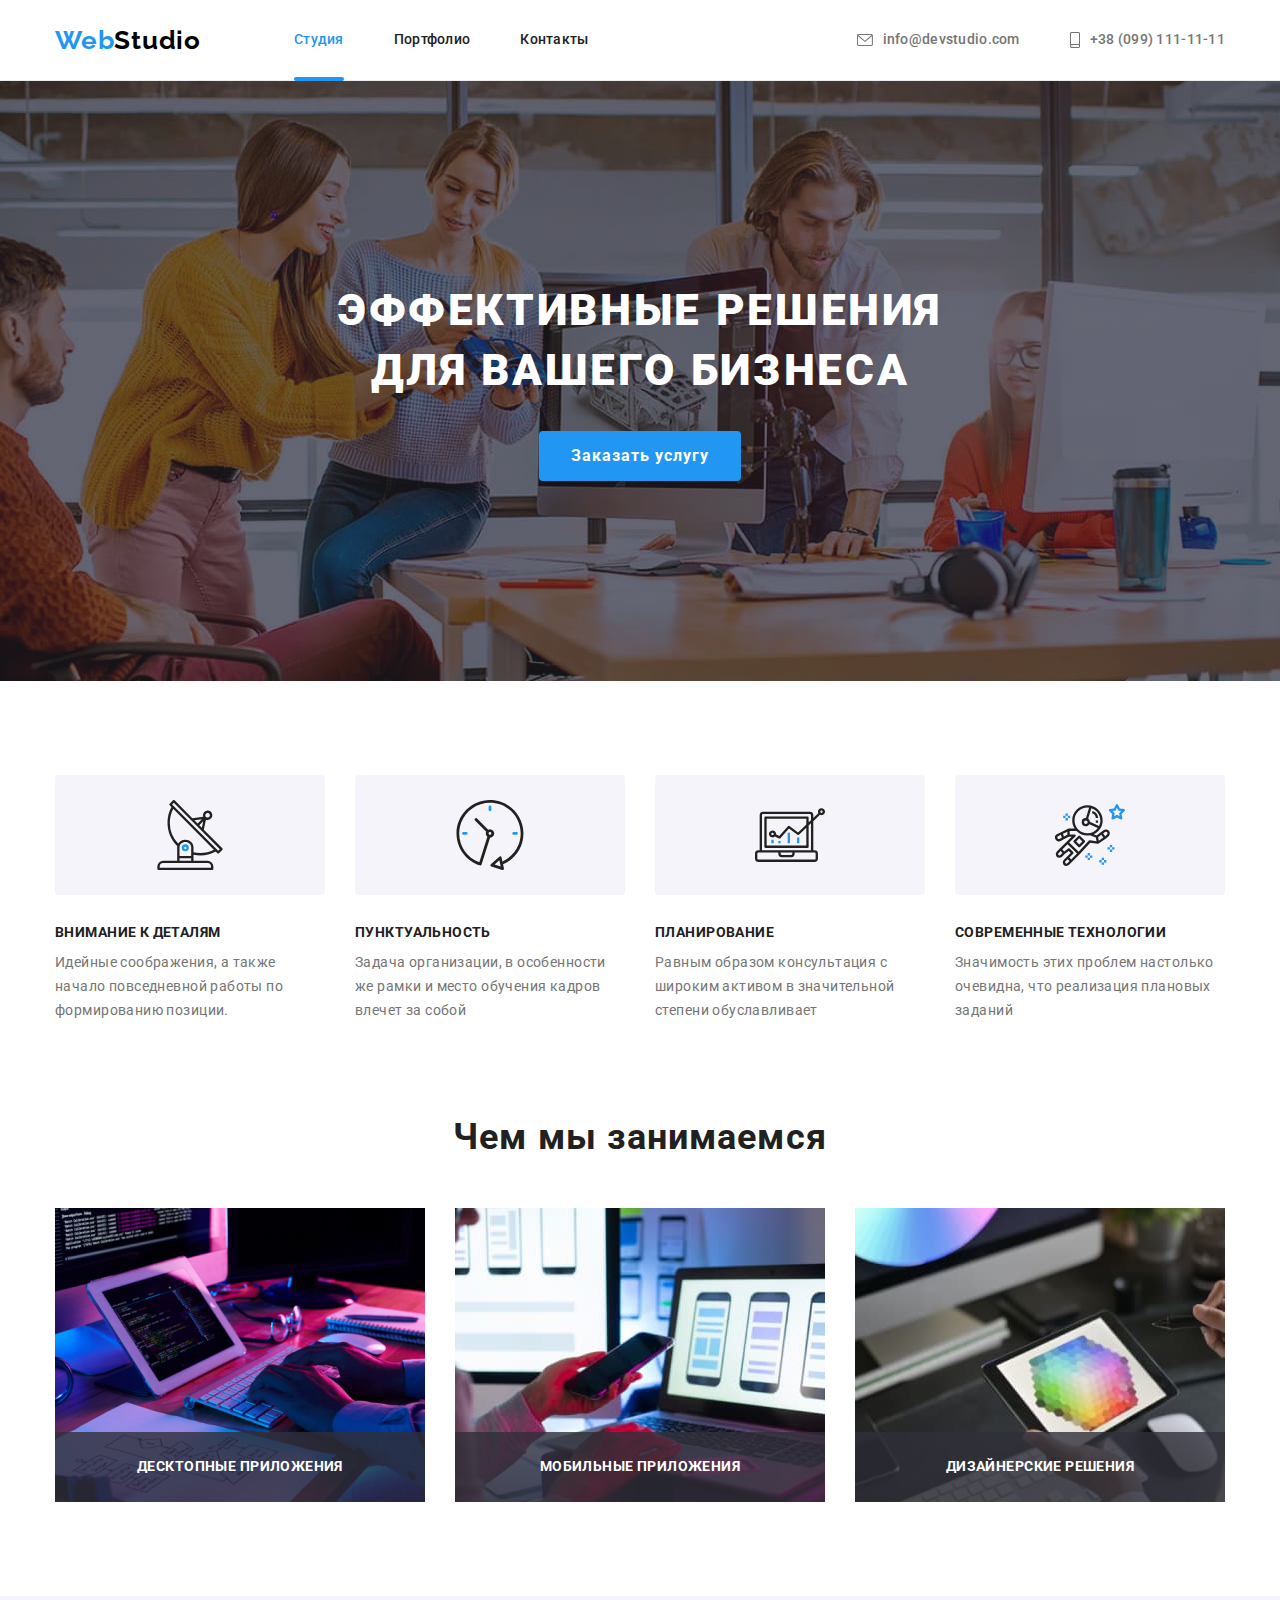
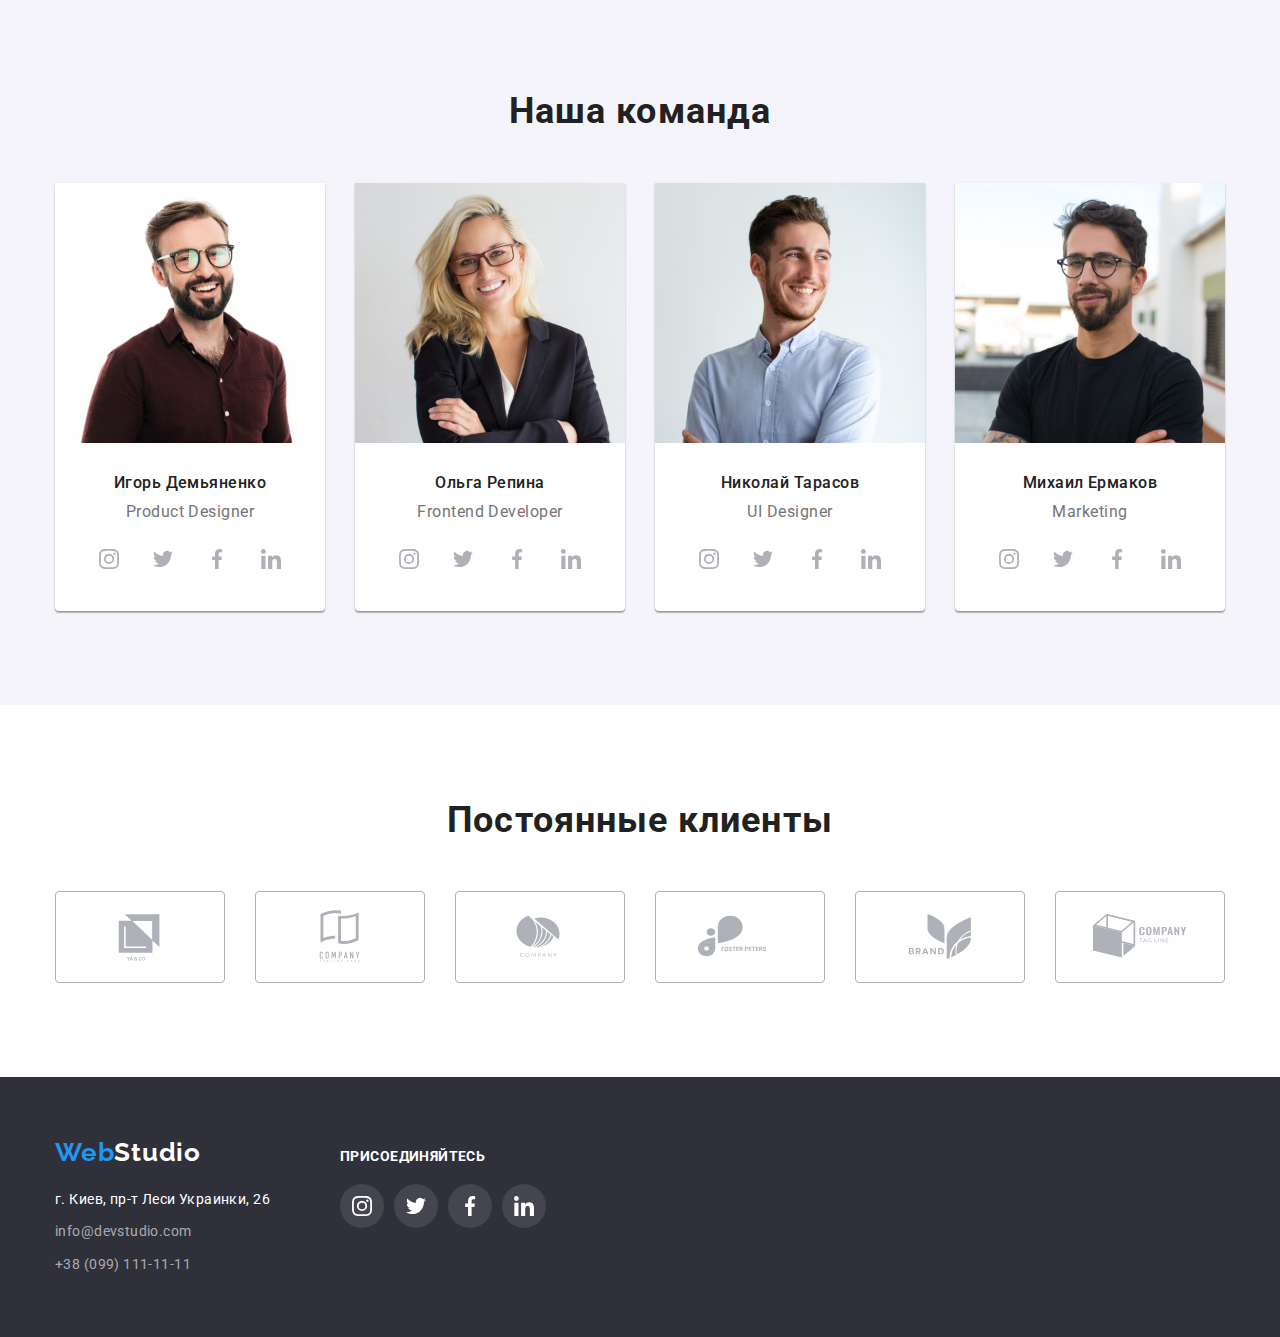
<file: index.html>
<!DOCTYPE html>
<html lang="ru">
  <head>
    <meta charset="UTF-8" />
    <meta http-equiv="X-UA-Compatible" content="IE=edge" />
    <meta name="viewport" content="width=device-width, initial-scale=1.0" />
    <title>WebStudio</title>
    <link
      href="https://fonts.googleapis.com/css2?family=Raleway:wght@700&family=Roboto:wght@400;500;700;900&display=swap"
      rel="stylesheet"
    />
    <link
      rel="stylesheet"
      href="https://cdnjs.cloudflare.com/ajax/libs/modern-normalize/1.1.0/modern-normalize.min.css"
    />
    <link rel="stylesheet" href="./css/style.css" />
  </head>
  <body>
    <!-- Хедер -->
    <header class="page-header">
      <div class="container main-nav">
        <a href="./index.html" class="logo"> <span class="accent">Web</span>Studio </a>
        <!-- Навигация  -->
        <nav class="nav">
          <ul class="site-nav list">
            <li class="item"><a href="./index.html" class="link current"> Студия </a></li>
            <li class="item"><a href="./portfolio.html" class="link"> Портфолио </a></li>
            <li class="item"><a href="" class="link"> Контакты </a></li>
          </ul>
        </nav>
        <!-- Контакты -->
        <ul class="auth-nav list">
          <li class="item">
            <a href="mailto:info@devstudio.com" class="link-info">
              <svg class="icon-envelope">
                <use href="./images/icons.svg#icon-envelope"></use>
              </svg>
              info@devstudio.com</a
            >
          </li>
          <li class="item">
            <a href="tel:+380991111111" class="link-info">
              <svg class="icon-smartfhone">
                <use href="./images/icons.svg#icon-smartphone"></use>
              </svg>
              +38 (099) 111-11-11</a
            >
          </li>
        </ul>
      </div>
    </header>
    <!-- Главный раздел -->
    <main>
      <!-- Герой -->
      <section class="hero">
        <div class="container">
          <h1 class="hero-title">
            Эффективные решения <br />
            для вашего бизнеса
          </h1>
          <!-- кнопка -->
          <button type="button" class="hero-button primary" data-modal-open>Заказать услугу</button>
        </div>
      </section>
      <!-- секция особенности -->
      <section class="section">
        <div class="container">
          <h2 class="visually-hidden">Особенности</h2>

          <ul class="feature list">
            <li class="item">
              <div class="icon-feature">
                <svg class="icon antena">
                  <use href="./images/icons.svg#icon-antenna-1"></use>
                </svg>
              </div>
              <h3 class="feature-title">Внимание к деталям</h3>
              <p class="feature-text">
                Идейные соображения, а также начало повседневной работы по формированию позиции.
              </p>
            </li>

            <li class="item">
              <div class="icon-feature">
                <svg class="icon clock">
                  <use href="./images/icons.svg#icon-clock-1"></use>
                </svg>
              </div>
              <h3 class="feature-title">Пунктуальность</h3>
              <p class="feature-text">
                Задача организации, в особенности же рамки и место обучения кадров влечет за собой
              </p>
            </li>

            <li class="item">
              <div class="icon-feature">
                <svg class="icon diagram">
                  <use href="./images/icons.svg#icon-diagram-1"></use>
                </svg>
              </div>

              <h3 class="feature-title">Планирование</h3>
              <p class="feature-text">
                Равным образом консультация с широким активом в значительной степени обуславливает
              </p>
            </li>

            <li class="item">
              <div class="icon-feature">
                <svg class="icon astronaut">
                  <use href="./images/icons.svg#icon-astronaut-1"></use>
                </svg>
              </div>

              <h3 class="feature-title">Современные технологии</h3>
              <p class="feature-text">
                Значимость этих проблем настолько очевидна, что реализация плановых заданий
              </p>
            </li>
          </ul>
        </div>
      </section>
      <!-- секция работы -->
      <section class="section images">
        <div class="container">
          <h2 class="section-title">Чем мы занимаемся</h2>
          <ul class="images-list list">
            <li class="item">
              <div class="imag-card">
                <img src="./images/img-1.jpg" alt="Создание баз данных" width="370" height="294" />
                <div class="images-thumb">
                  <p class="images-text">Десктопные приложения</p>
                </div>
              </div>
            </li>

            <li class="item">
              <div class="imag-card">
                <img
                  src="./images/img-2.jpg"
                  alt="Синхронизация приложений"
                  width="370"
                  height="294"
                />

                <div class="images-thumb">
                  <p class="images-text">Мобильные приложения</p>
                </div>
              </div>
            </li>

            <li class="item">
              <div class="imag-card">
                <img src="./images/img-3.jpg" alt="Подбор цвета" width="370" height="294" />

                <div class="images-thumb">
                  <p class="images-text">Дизайнерские решения</p>
                </div>
              </div>
            </li>
          </ul>
        </div>
      </section>

      <!-- секция команда -->
      <section class="team-section">
        <div class="container">
          <h2 class="section-title">Наша команда</h2>

          <ul class="team list">
            <li class="item">
              <article class="card">
                <img
                  src="./images/team-card-1.jpg"
                  alt="Игорь Демьяненко"
                  width="270"
                  height="260"
                />

                <div class="card-thumb">
                  <h3 class="team-title">Игорь Демьяненко</h3>
                  <p class="team-text" lang="en">Product Designer</p>
                  <ul class="social-title list">
                    <li class="item">
                      <a
                        href="https://www.instagram.com/"
                        target="_blank"
                        rel="noreferrer noopener"
                        class="social-icon"
                      >
                        <svg class="icon-inst">
                          <use href="./images/icons.svg#icon-instagram-2-1"></use>
                        </svg>
                      </a>
                    </li>
                    <li class="item">
                      <a href="" class="social-icon">
                        <svg class="icon-twitter">
                          <use href="./images/icons.svg#icon-twitter-1"></use>
                        </svg>
                      </a>
                    </li>
                    <li class="item">
                      <a href="" class="social-icon">
                        <svg class="icon-facebook">
                          <use href="./images/icons.svg#icon-facebook-1"></use>
                        </svg>
                      </a>
                    </li>
                    <li class="item">
                      <a href="" class="social-icon">
                        <svg class="icon-ln">
                          <use href="./images/icons.svg#icon-linkedin-1"></use>
                        </svg>
                      </a>
                    </li>
                  </ul>
                </div>
              </article>
            </li>

            <li class="item">
              <article class="card">
                <img src="./images/team-card-2.jpg" alt="Ольга Репина" width="270" height="260" />

                <div class="card-thumb">
                  <h3 class="team-title">Ольга Репина</h3>
                  <p class="team-text" lang="en">Frontend Developer</p>
                  <ul class="social-title list">
                    <li class="item">
                      <a href="" class="social-icon">
                        <svg class="icon-inst">
                          <use href="./images/icons.svg#icon-instagram-2-1"></use>
                        </svg>
                      </a>
                    </li>
                    <li class="item">
                      <a href="" class="social-icon">
                        <svg class="icon-twitter">
                          <use href="./images/icons.svg#icon-twitter-1"></use>
                        </svg>
                      </a>
                    </li>
                    <li class="item">
                      <a href="" class="social-icon">
                        <svg class="icon-facebook">
                          <use href="./images/icons.svg#icon-facebook-1"></use>
                        </svg>
                      </a>
                    </li>
                    <li class="item">
                      <a href="" class="social-icon">
                        <svg class="icon-ln">
                          <use href="./images/icons.svg#icon-linkedin-1"></use>
                        </svg>
                      </a>
                    </li>
                  </ul>
                </div>
              </article>
            </li>

            <li class="item">
              <article class="card">
                <img
                  src="./images/team-card-3.jpg"
                  alt="Николай Тарасов"
                  width="270"
                  height="260"
                />

                <div class="card-thumb">
                  <h3 class="team-title">Николай Тарасов</h3>
                  <p class="team-text" lang="en">UI Designer</p>
                  <ul class="social-title list">
                    <li class="item">
                      <a href="" class="social-icon">
                        <svg class="icon-inst">
                          <use href="./images/icons.svg#icon-instagram-2-1"></use>
                        </svg>
                      </a>
                    </li>
                    <li class="item">
                      <a href="" class="social-icon">
                        <svg class="icon-twitter">
                          <use href="./images/icons.svg#icon-twitter-1"></use>
                        </svg>
                      </a>
                    </li>
                    <li class="item">
                      <a href="" class="social-icon">
                        <svg class="icon-facebook">
                          <use href="./images/icons.svg#icon-facebook-1"></use>
                        </svg>
                      </a>
                    </li>
                    <li class="item">
                      <a href="" class="social-icon">
                        <svg class="icon-ln">
                          <use href="./images/icons.svg#icon-linkedin-1"></use>
                        </svg>
                      </a>
                    </li>
                  </ul>
                </div>
              </article>
            </li>

            <li class="item">
              <article class="card">
                <img src="./images/team-card-4.jpg" alt="Михаил Ермаков" width="270" height="260" />

                <div class="card-thumb">
                  <h3 class="team-title">Михаил Ермаков</h3>
                  <p class="team-text" lang="en">Marketing</p>
                  <ul class="social-title list">
                    <li class="item">
                      <a href="" class="social-icon">
                        <svg class="icon-inst">
                          <use href="./images/icons.svg#icon-instagram-2-1"></use>
                        </svg>
                      </a>
                    </li>
                    <li class="item">
                      <a href="" class="social-icon twitter">
                        <svg class="icon-twitter">
                          <use href="./images/icons.svg#icon-twitter-1"></use>
                        </svg>
                      </a>
                    </li>
                    <li class="item">
                      <a href="" class="social-icon facebook">
                        <svg class="icon-facebook">
                          <use href="./images/icons.svg#icon-facebook-1"></use>
                        </svg>
                      </a>
                    </li>
                    <li class="item">
                      <a href="" class="social-icon ln">
                        <svg class="icon-ln">
                          <use href="./images/icons.svg#icon-linkedin-1"></use>
                        </svg>
                      </a>
                    </li>
                  </ul>
                </div>
              </article>
            </li>
          </ul>
        </div>
      </section>

      <!-- Секция Клиенты -->
      <section class="customers-section">
        <div class="container">
          <h2 class="section-title">Постоянные клиенты</h2>
          <ul class="customers list">
            <li class="item">
              <a href="" class="link-costumers">
                <svg class="icon-costumers first">
                  <use href="./images/icons.svg#icon-Logo"></use>
                </svg>
              </a>
            </li>
            <li class="item">
              <a href="" class="link-costumers">
                <svg class="icon-costumers second">
                  <use href="./images/icons.svg#icon-Logo-1"></use>
                </svg>
              </a>
            </li>

            <li class="item">
              <a href="" class="link-costumers">
                <svg class="icon-costumers third">
                  <use href="./images/icons.svg#icon-Logo-2"></use>
                </svg>
              </a>
            </li>

            <li class="item">
              <a href="" class="link-costumers">
                <svg class="icon-costumers fourth">
                  <use href="./images/icons.svg#icon-Logo-3"></use>
                </svg>
              </a>
            </li>

            <li class="item">
              <a href="" class="link-costumers">
                <svg class="icon-costumers fifth">
                  <use href="./images/icons.svg#icon-Logo-4"></use>
                </svg>
              </a>
            </li>

            <li class="item">
              <a href="" class="link-costumers">
                <svg class="icon-costumers sixth">
                  <use href="./images/icons.svg#icon-Logo-5"></use>
                </svg>
              </a>
            </li>
          </ul>
        </div>
      </section>
    </main>

    <!-- Футер -->
    <footer class="page-footer">
      <div class="container">
        <div class="contact-info">
          <div class="adress-info">
            <a href="./index.html" class="footer-logo"> <span class="accent">Web</span>Studio </a>
            <address class="address">
              <ul class="information list">
                <li class="item">
                  <a
                    href="https://goo.gl/maps/oPbWowYrKjm67KPz8"
                    class="location"
                    target="_blank"
                    rel="noreferrer noopener"
                    >г. Киев, пр-т Леси Украинки, 26
                  </a>
                </li>
                <li class="item">
                  <a href="mailto:info@devstudio.com" class="link">info@devstudio.com </a> <br />
                </li>
                <li class="item">
                  <a href="tel:+380991111111" class="link">+38 (099) 111-11-11</a>
                </li>
              </ul>
            </address>
          </div>

          <div class="footer-part">
            <h2 class="footer-title">присоединяйтесь</h2>
            <ul class="social-footer list">
              <li class="item">
                <a href="" class="footer-icon">
                  <svg class="icon-footer">
                    <use href="./images/icons.svg#icon-instagram-2-1"></use>
                  </svg>
                </a>
              </li>
              <li class="item">
                <a href="" class="footer-icon">
                  <svg class="icon-footer">
                    <use href="./images/icons.svg#icon-twitter-1"></use>
                  </svg>
                </a>
              </li>
              <li class="item">
                <a href="" class="footer-icon">
                  <svg class="icon-footer">
                    <use href="./images/icons.svg#icon-facebook-1"></use>
                  </svg>
                </a>
              </li>
              <li class="item">
                <a href="" class="footer-icon">
                  <svg class="icon-footer">
                    <use href="./images/icons.svg#icon-linkedin-1"></use>
                  </svg>
                </a>
              </li>
            </ul>
          </div>
        </div>
      </div>
    </footer>

    <div class="backdrop is-hidden" data-modal>
      <div class="modal">
        <p>Услуга</p>

        <button type="button" class="button-close" data-modal-close>
          <svg class="icon-modal">
            <use href="./images/icons.svg#icon-close-black-18dp-2-1"></use>
          </svg>
        </button>
      </div>
    </div>
    <script src="./js/modal.js"></script>
  </body>
</html>
</file>
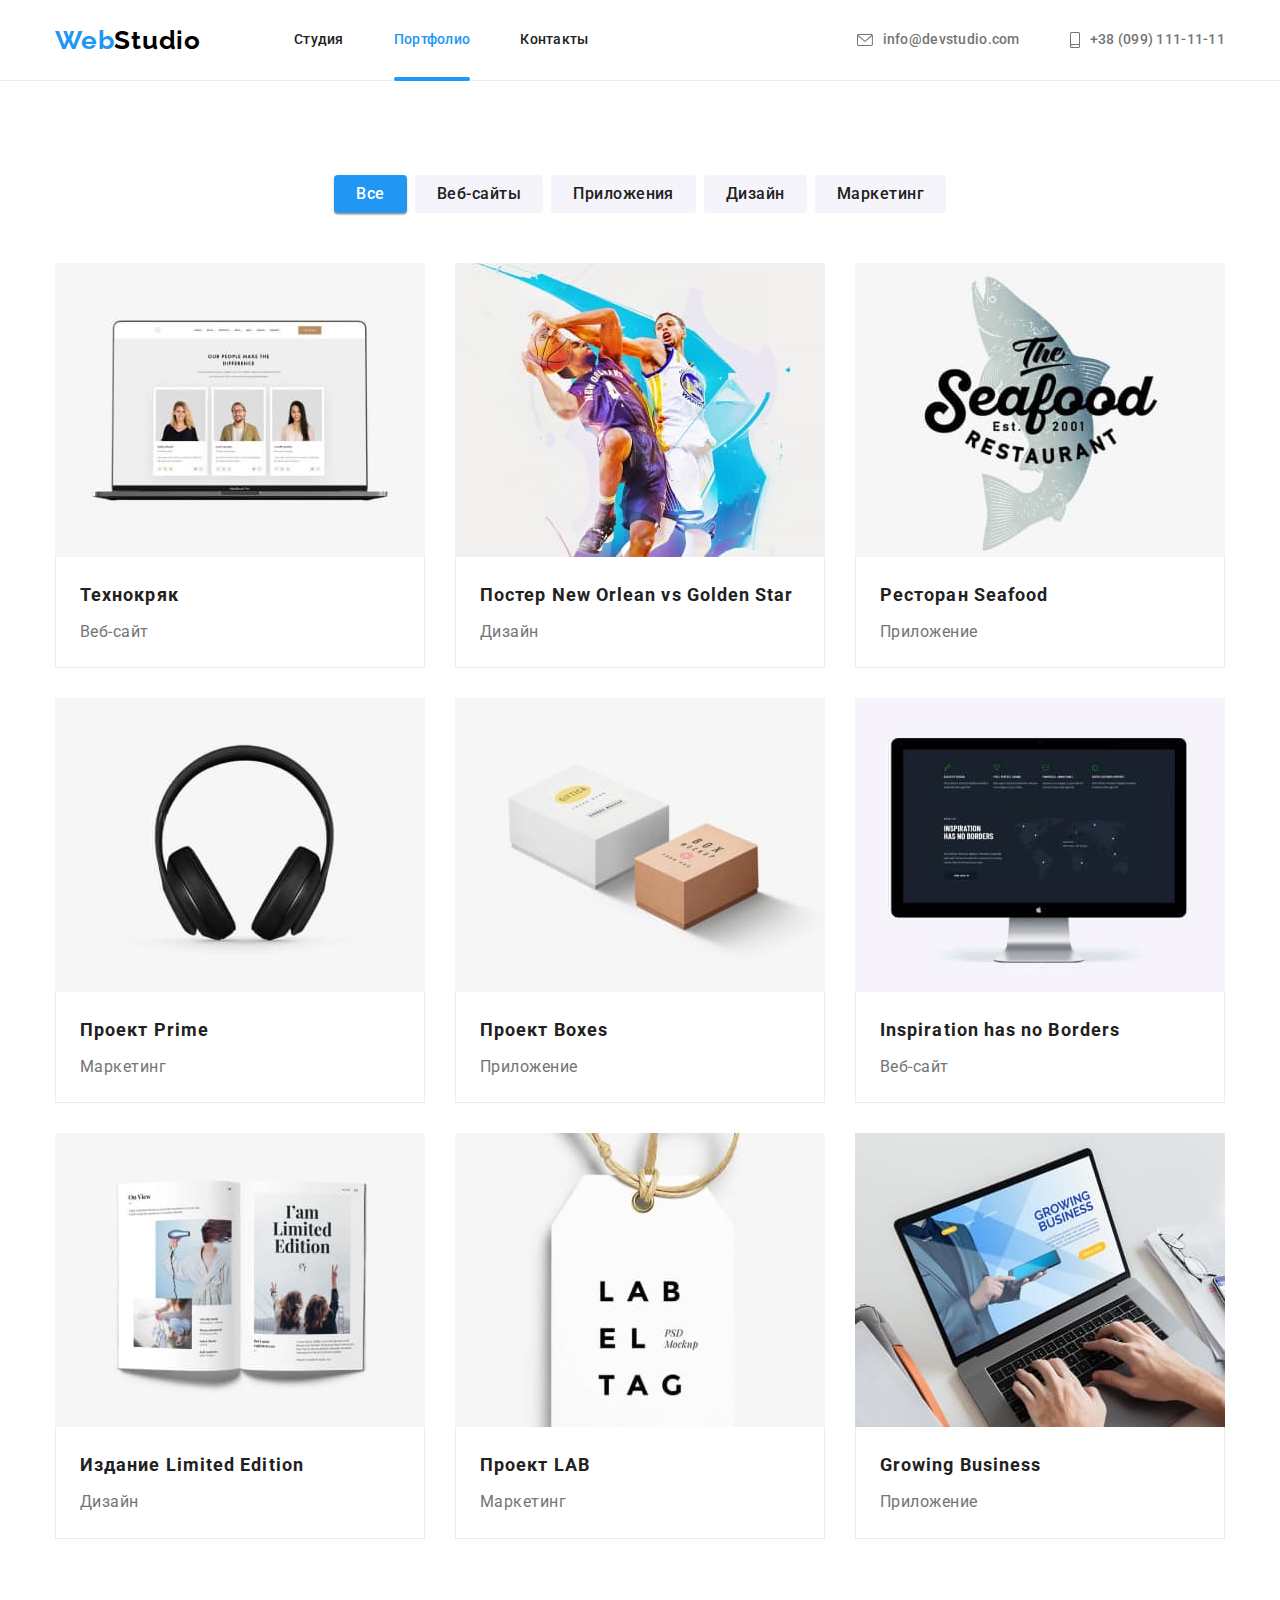
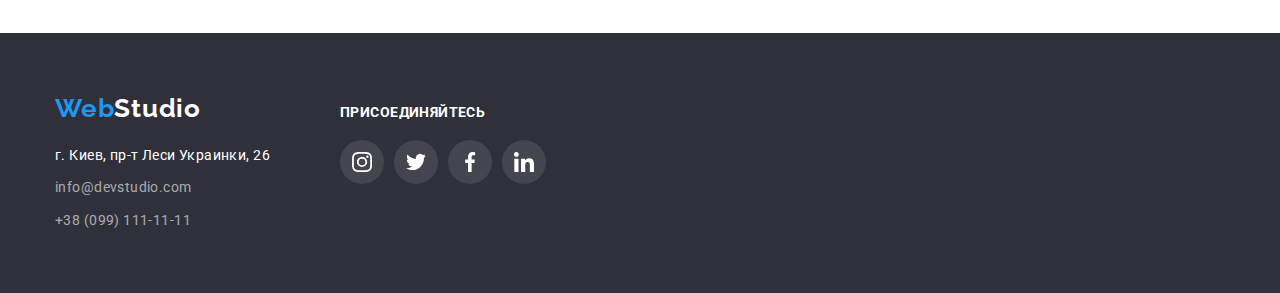
<file: portfolio.html>
<!DOCTYPE html>
<html lang="ru">
  <head>
    <meta charset="UTF-8" />
    <meta http-equiv="X-UA-Compatible" content="IE=edge" />
    <meta name="viewport" content="width=device-width, initial-scale=1.0" />
    <title>Portfolio</title>
    <link
      href="https://fonts.googleapis.com/css2?family=Raleway:wght@700&family=Roboto:wght@400;500;700;900&display=swap"
      rel="stylesheet"
    />
    <link
      rel="stylesheet"
      href="https://cdnjs.cloudflare.com/ajax/libs/modern-normalize/1.1.0/modern-normalize.min.css"
    />
    <link rel="stylesheet" href="./css/style.css" />
  </head>
  <body>
    <!-- Хедер -->
    <header class="page-header">
      <div class="container main-nav">
        <a href="./index.html" class="logo"> <span class="accent">Web</span>Studio </a>
        <!-- Навигация  -->
        <nav class="nav">
          <ul class="site-nav list">
            <li class="item"><a href="./index.html" class="link"> Студия </a></li>
            <li class="item"><a href="./portfolio.html" class="link current"> Портфолио </a></li>
            <li class="item"><a href="" class="link"> Контакты </a></li>
          </ul>
        </nav>
        <!-- Контакты -->
        <ul class="auth-nav list">
          <li class="item">
            <a href="mailto:info@devstudio.com" class="link-info">
              <svg class="icon-envelope">
                <use href="./images/icons.svg#icon-envelope"></use>
              </svg>
              info@devstudio.com</a
            >
          </li>
          <li class="item">
            <a href="tel:+380991111111" class="link-info">
              <svg class="icon-smartfhone">
                <use href="./images/icons.svg#icon-smartphone"></use></svg
              >+38 (099) 111-11-11</a
            >
          </li>
        </ul>
      </div>
    </header>
    <!-- Главный раздел -->
    <main>
      <section class="section">
        <div class="container">
          <h1 class="visually-hidden">Портфолио</h1>
          <ul class="portfolio-button list">
            <li class="item"><button type="button" class="button current">Все</button></li>
            <li class="item"><button type="button" class="button primary">Веб-сайты</button></li>
            <li class="item"><button type="button" class="button primary">Приложения</button></li>
            <li class="item"><button type="button" class="button primary">Дизайн</button></li>
            <li class="item"><button type="button" class="button primary">Маркетинг</button></li>
          </ul>

          <ul class="benefits list">
            <li class="item">
              <article class="card">
                <a href="" class="card-shadow">
                  <div class="benefits-img">
                    <img src="./images/img1.jpg" alt="Веб-сайт" width="370" height="294" />

                    <div class="img-thumb">
                      <p class="img-text">
                        Ресурс предлагает комплексные предложения с разным уровнем функционала и
                        сервисов. Все это позволит посетителю получить исчерпывающие сведения
                        <br />о компании или частном лице.
                      </p>
                    </div>
                  </div>

                  <div class="card-thumb">
                    <h2 class="benefits-title">Технокряк</h2>
                    <p class="benefits-text">Веб-сайт</p>
                  </div>
                </a>
              </article>
            </li>

            <li class="item">
              <article class="card">
                <a href="" class="card-shadow">
                  <div class="benefits-img">
                    <img src="./images/img2.jpg" alt="Постер" width="370" height="294" />

                    <div class="img-thumb">
                      <p class="img-text">
                        Ресурс предлагает комплексные предложения с разным уровнем функционала и
                        сервисов. Все это позволит посетителю получить исчерпывающие сведения
                        <br />о компании или частном лице.
                      </p>
                    </div>
                  </div>

                  <div class="card-thumb">
                    <h2 class="benefits-title">
                      Постер <span lang="en">New Orlean vs Golden Star</span>
                    </h2>
                    <p class="benefits-text">Дизайн</p>
                  </div>
                </a>
              </article>
            </li>

            <li class="item">
              <article class="card">
                <a href="" class="card-shadow">
                  <div class="benefits-img">
                    <img src="./images/img3.jpg" alt="Ресторан" width="370" height="294" />

                    <div class="img-thumb">
                      <p class="img-text">
                        Ресурс предлагает комплексные предложения с разным уровнем функционала и
                        сервисов. Все это позволит посетителю получить исчерпывающие сведения
                        <br />о компании или частном лице.
                      </p>
                    </div>
                  </div>

                  <div class="card-thumb">
                    <h2 class="benefits-title">Ресторан <span lang="en">Seafood</span></h2>
                    <p class="benefits-text">Приложение</p>
                  </div>
                </a>
              </article>
            </li>

            <li class="item">
              <article class="card">
                <a href="" class="card-shadow">
                  <div class="benefits-img">
                    <img src="./images/img4.jpg" alt="Проект Прайм" width="370" height="294" />

                    <div class="img-thumb">
                      <p class="img-text">
                        Ресурс предлагает комплексные предложения с разным уровнем функционала и
                        сервисов. Все это позволит посетителю получить исчерпывающие сведения
                        <br />о компании или частном лице.
                      </p>
                    </div>
                  </div>

                  <div class="card-thumb">
                    <h2 class="benefits-title">Проект <span lang="en">Prime</span></h2>
                    <p class="benefits-text">Маркетинг</p>
                  </div>
                </a>
              </article>
            </li>

            <li class="item">
              <article class="card">
                <a href="" class="card-shadow">
                  <div class="benefits-img">
                    <img src="./images/img5.jpg" alt="Проект Боксиз" width="370" height="294" />

                    <div class="img-thumb">
                      <p class="img-text">
                        Ресурс предлагает комплексные предложения с разным уровнем функционала и
                        сервисов. Все это позволит посетителю получить исчерпывающие сведения
                        <br />о компании или частном лице.
                      </p>
                    </div>
                  </div>

                  <div class="card-thumb">
                    <h2 class="benefits-title">Проект <span lang="en">Boxes</span></h2>
                    <p class="benefits-text">Приложение</p>
                  </div>
                </a>
              </article>
            </li>

            <li class="item">
              <article class="card">
                <a href="" class="card-shadow">
                  <div class="benefits-img">
                    <img src="./images/img6.jpg" alt="Вдохновение" width="370" height="294" />

                    <div class="img-thumb">
                      <p class="img-text">
                        Ресурс предлагает комплексные предложения с разным уровнем функционала и
                        сервисов. Все это позволит посетителю получить исчерпывающие сведения
                        <br />о компании или частном лице.
                      </p>
                    </div>
                  </div>

                  <div class="card-thumb">
                    <h2 class="benefits-title" lang="en">Inspiration has no Borders</h2>
                    <p class="benefits-text">Веб-сайт</p>
                  </div>
                </a>
              </article>
            </li>

            <li class="item">
              <article class="card">
                <a href="" class="card-shadow">
                  <div class="benefits-img">
                    <img src="./images/img7.jpg" alt="Издание" width="370" height="294" />

                    <div class="img-thumb">
                      <p class="img-text">
                        Ресурс предлагает комплексные предложения с разным уровнем функционала и
                        сервисов. Все это позволит посетителю получить исчерпывающие сведения
                        <br />о компании или частном лице.
                      </p>
                    </div>
                  </div>

                  <div class="card-thumb">
                    <h2 class="benefits-title">Издание <span lang="en">Limited Edition</span></h2>
                    <p class="benefits-text">Дизайн</p>
                  </div>
                </a>
              </article>
            </li>

            <li class="item">
              <article class="card">
                <a href="" class="card-shadow">
                  <div class="benefits-img">
                    <img src="./images/img8.jpg" alt="Проект Лаб" width="370" height="294" />

                    <div class="img-thumb">
                      <p class="img-text">
                        Ресурс предлагает комплексные предложения с разным уровнем функционала и
                        сервисов. Все это позволит посетителю получить исчерпывающие сведения
                        <br />о компании или частном лице.
                      </p>
                    </div>
                  </div>

                  <div class="card-thumb">
                    <h2 class="benefits-title">Проект <span lang="en">LAB</span></h2>
                    <p class="benefits-text">Маркетинг</p>
                  </div>
                </a>
              </article>
            </li>

            <li class="item">
              <article class="card">
                <a href="" class="card-shadow">
                  <div class="benefits-img">
                    <img src="./images/img9.jpg" alt="Растущий бизнес" width="370" height="294" />

                    <div class="img-thumb">
                      <p class="img-text">
                        Ресурс предлагает комплексные предложения с разным уровнем функционала и
                        сервисов. Все это позволит посетителю получить исчерпывающие сведения
                        <br />о компании или частном лице.
                      </p>
                    </div>
                  </div>

                  <div class="card-thumb">
                    <h2 class="benefits-title" lang="en">Growing Business</h2>
                    <p class="benefits-text">Приложение</p>
                  </div>
                </a>
              </article>
            </li>
          </ul>
        </div>
      </section>
    </main>

    <!-- Футер -->
    <footer class="page-footer">
      <div class="container">
        <div class="contact-info">
          <div class="adress-info">
            <a href="./index.html" class="footer-logo"> <span class="accent">Web</span>Studio </a>
            <address class="address">
              <ul class="information list">
                <li class="item">
                  <a
                    href="https://goo.gl/maps/oPbWowYrKjm67KPz8"
                    class="location"
                    target="_blank"
                    rel="noreferrer noopener"
                    >г. Киев, пр-т Леси Украинки, 26
                  </a>
                </li>
                <li class="item">
                  <a href="mailto:info@devstudio.com" class="link">info@devstudio.com </a> <br />
                </li>
                <li class="item">
                  <a href="tel:+380991111111" class="link">+38 (099) 111-11-11</a>
                </li>
              </ul>
            </address>
          </div>

          <div class="footer-part">
            <h2 class="footer-title">присоединяйтесь</h2>
            <ul class="social-footer list">
              <li class="item">
                <a href="" class="footer-icon">
                  <svg class="icon-footer">
                    <use href="./images/icons.svg#icon-instagram-2-1"></use>
                  </svg>
                </a>
              </li>
              <li class="item">
                <a href="" class="footer-icon current">
                  <svg class="icon-footer">
                    <use href="./images/icons.svg#icon-twitter-1"></use>
                  </svg>
                </a>
              </li>
              <li class="item">
                <a href="" class="footer-icon">
                  <svg class="icon-footer">
                    <use href="./images/icons.svg#icon-facebook-1"></use>
                  </svg>
                </a>
              </li>
              <li class="item">
                <a href="" class="footer-icon">
                  <svg class="icon-footer">
                    <use href="./images/icons.svg#icon-linkedin-1"></use>
                  </svg>
                </a>
              </li>
            </ul>
          </div>
        </div>
      </div>
    </footer>
  </body>
</html>
</file>
<file: css/style.css>
html{
    box-sizing: border-box;
}

*, 
*::before,
*::after{
box-sizing: inherit;
}

:root {
    --primery-text-color: #757575;
    --title-text-color:#212121;
    --accent-color: #2196F3;
    --primery-white-color:#FFFFFF;
    --footer-contact-color:rgba(255, 255, 255, 0.6);
    --hero-button-color:#188CE8;
    --button-portfolio-color:#F5F4FA;
    --hero-fon-color:#2F303A;
    --card-set-gape: 30px;
    --box-shadow-team:0px 1px 3px rgba(0, 0, 0, 0.12),
    0px 1px 1px rgba(0, 0, 0, 0.14),
    0px 2px 1px rgba(0, 0, 0, 0.2);
    --box-shadow-benefits:0px 1px 1px rgba(0, 0, 0, 0.12), 
    0px 4px 4px rgba(0, 0, 0, 0.06), 
    1px 4px 6px rgba(0, 0, 0, 0.16);
}


body {
background-color:var(--primery-white-color);
color:var(--primery-text-color);
font-family: Roboto, sans-serif;
}
 /*утилиты  */
h1,
h2,
h3,
h4,
h5,
h6,
p,
ul {
margin: 0;
}

img {
display: block;
max-width: 100%;
height: auto
}

/* скрыть заголовок H1 */
.visually-hidden {
position: absolute;
white-space: nowrap;
width: 1px;
height: 1px;
overflow: hidden;
border: 0px;
padding: 0px;
clip: rect(0 0 0 0);
clip-path: inset(50%);
margin: -1px;
}
.list {
margin: 0px;
padding: 0px;
list-style: none;
}
/* разметка хедера */
.page-header{
border-bottom: 1px solid #ECECEC;
}

/* fix heder */
/* .page-header{
position: fixed;
width: 100%;
top: 0;
left: 0;
min-height: 80px;
background-color:rgba(255, 165, 0, 1);
outline: 1px solid black;
} */





/* разметка навигации */
.main-nav{
display: flex;
align-items: center;
}

/* разметка контейнера */

.container {
width: 1200px;
padding-left: 15px;
padding-right: 15px;
margin-left: auto;
margin-right: auto;
}


/* разметка оформление
.card-thumb {
outline: 1px solid red;
}

.item * {
outline: 1px solid tomato;


/* logo */

.logo {
color: #000000;
font-family: Raleway, sans-serif;
font-weight: 700;
font-size: 26px;
line-height: 1.19;
letter-spacing: 0.03em;
text-decoration: none;

transition:color 250ms cubic-bezier(0.4, 0, 0.2, 1);
}

.logo:hover,
.logo:focus {
color: var(--accent-color);
}
.nav{
margin-left: 93px;
}
.site-nav{
display: flex;
}

.site-nav .item{
margin-right: 50px;
}
.site-nav .item:last-child{
margin-right: 0px;
}

/* site nav */
.site-nav .link {
display: block;
position: relative;
padding-top: 32px;
padding-bottom: 32px;

color:var(--title-text-color) ;
font-weight: 500;
font-size: 14px;
line-height: 1.14;
letter-spacing: 0.02em;
text-decoration: none;

transition:color 250ms cubic-bezier(0.4, 0, 0.2, 1);
}
.site-nav .link:hover, 
.site-nav .link:focus{
color:var(--accent-color) ;
}
.site-nav .link.current{
color:var(--accent-color);
}
/* подчеркивание */
.site-nav .link.current::after {
display: block;
position: absolute;
bottom: -1px;
left: 0px;
content: "";
width: 100%;
height: 4px;
border-radius: 2px;
background-color: var(--accent-color);
}

/* auth-nav */
.auth-nav{
display: flex;
margin-left: auto;
align-items: center;
justify-content: center;
}

.auth-nav .item:not(:last-child){
margin-right: 50px;
}
/* oбязательно!!!!!!!!! content:
иконки конверт и телефон "" */

.icon-envelope{
height: 12px;
width: 16px;
margin-right: 10px;

}

.icon-smartfhone{
height: 16px;
width: 10px;
margin-right: 10px;

}



/* text  */
.auth-nav .link-info{
display: flex;
align-items: center;
color: var(--primery-text-color);
fill: var(--primery-text-color);
font-weight: 500;
font-size: 14px;
line-height: 1.14;
letter-spacing: 0.02em;
text-decoration: none;

transition:color 250ms cubic-bezier(0.4, 0, 0.2, 1), 
fill 250ms cubic-bezier(0.4, 0, 0.2, 1) ;

}


.auth-nav .link-info:hover, 
.auth-nav .link-info:focus{
color: var(--accent-color);
fill: var(--accent-color);
}


/* hero */
.hero{
padding: 200px 0px;
text-align: center;
margin-right: auto;
margin-left: auto;
max-width: 1600px;
min-height: 600px;
background-color: var(--hero-fon-color);
background-image: linear-gradient(to right,
rgba(47, 48, 58,0.4), 
rgba(47, 48, 58, 0.4)),
url(../images/background-hero.jpg);
background-repeat: no-repeat;
background-position: center;
background-size: cover;
}

.hero-title{

margin-top: 0px;
margin-bottom:30px;

color:var(--primery-white-color);
font-weight: 900;
font-size: 44px;
line-height: 1.36;
letter-spacing: 0.06em;
text-transform: uppercase;
}


/* button index.html*/

.button{cursor: pointer;}
.hero-button.primary{cursor: pointer;}
.button-close{cursor: pointer;}

.hero-button{
display:inline-block;
border-radius:4px;
padding: 10px 32px;
min-width: 200px;
text-align: center;


color:var(--primery-white-color);
background-color:var(--accent-color);
font-family: inherit;
font-weight: 700;
font-size: 16px;
line-height: 1.88;
text-align: center;
letter-spacing: 0.06em;
text-decoration: none;
border: none;

transition:color 250ms cubic-bezier(0.4, 0, 0.2, 1),
background-color 250ms cubic-bezier(0.4, 0, 0.2, 1);
}

.hero-button.primary:hover,
.hero-button.primary:focus {
border: none;
color: var(--primery-white-color);
background-color:var(--hero-button-color);
}


/*падинги всех секций*/
.section{
padding: 94px 0px;
}


/* стили и отступы заголовоков H */
.section-title {
color: var(--title-text-color);
font-weight: 700;
font-size: 36px;
line-height: 1.17;
text-align: center;
letter-spacing: 0.03em;

margin-bottom: 50px;
}

/* section Feature */

/* контейнер FEATURE */

/* установка иконок */
.icon-feature{
display: flex;
justify-content: center;
align-items: center;
height: 120px;
background-color: var(--button-portfolio-color);
border-radius: 4px;
margin-bottom: 30px;
}
.icon-feature .icon{
height: 70px;
width: 70px;
}



.feature {
display: flex;
margin-top: calc(-1 * var(--card-set-gape));
margin-left: calc(-1 * var(--card-set-gape));
}


.feature>.item {
flex-basis: calc(100% / 3 - var(--card-set-gape));
margin-left: var(--card-set-gape);
margin-top: var(--card-set-gape);
}

.feature-title {
color: var(--title-text-color);
font-weight: 700;
font-size: 14px;
line-height: 1.14;
letter-spacing: 0.03em;
font-style: normal;
text-transform: uppercase;
}

.feature-text {
margin-top: 10px;
color: var(--primery-text-color);
font-weight: 400;
font-size: 14px;
line-height: 1.7;
letter-spacing: 0.03em;
font-style: normal;
}

/* section-Images */

/* /* контейнер IMAGES */
.section.images {
padding-top: 0px;
}

.imag-card{
display: flex;
position: relative;
}

.images-thumb{
position: absolute;
display: flex;
height: 70px;
width: 100%;
justify-content: center;
align-items: center;
bottom: 0px;
background-color: rgba(47, 48, 58, 0.8);
}

.images-text{
font-style: normal;
font-weight: 700;
font-size: 14px;
line-height: 1.14;
letter-spacing: 0.03em;
text-transform: uppercase;
color:var(--primery-white-color);
}




.images-list {

display: flex;
margin-top: calc(-1 * var(--card-set-gape));
margin-left: calc(-1 * var(--card-set-gape));
}

.images-list>.item {
flex-basis: calc(100% / 3 - var(--card-set-gape));
margin-left: var(--card-set-gape);
margin-top: var(--card-set-gape);
}


/* section-Team */

/* контейнер TEAM */
.team-section{
background-color:var(--button-portfolio-color); 
padding: 94px 0px;
}

.team {

/* сетка для разметки 1 строка */
display: flex;
margin-top: calc(-1 * var(--card-set-gape));
margin-left: calc(-1 * var(--card-set-gape));
}

.team>.item {
flex-basis: calc(100% / 3 - var(--card-set-gape));
margin-left: var(--card-set-gape);
margin-top: var(--card-set-gape);
box-shadow: var(--box-shadow-team);
border-radius: 0px 0px 4px 4px;
background-color: #FFFFFF;
}

.team-title{
color: var(--title-text-color);
font-weight: 500;
font-size: 16px;
line-height: 1.19;
letter-spacing: 0.03em;
text-align: center;
}
.team-text{
color: var(--primery-text-color);
font-size: 16px;
line-height: 1.19;
letter-spacing: 0.03em;
margin-top: 10px;
margin-bottom: 16px;
text-align: center;
}
.team .card-thumb{
padding: 30px 0px;
}

/* Добавление иконок соц.сети в team */
.social-title{
display: flex;
align-items: center;
justify-content: center;
}
.social-icon{
display: flex;
align-items: center;
justify-content: center;
height: 44px;
width: 44px;
border-radius: 50%;
fill: #AFB1B8;
transition:background-color 250ms cubic-bezier(0.4, 0, 0.2, 1),
fill 250ms cubic-bezier(0.4, 0, 0.2, 1);
} 

.social-title>.item{
margin-right:10px ;
}
.social-title>.item:nth-child(4n){
margin-right: 0px;
}


.icon-inst,
.icon-twitter,
.icon-facebook,
.icon-ln{
height: 20px;
width: 20px;
}

.social-icon:hover,
.social-icon:focus{
fill:#FFFFFF;
background-color: var(--accent-color);
} 
    
    



/* секция Постоянные клиенты */



.customers-section{
padding: 94px 0px;

}
.customers{
display: flex;
margin-top: calc(-1 * var(--card-set-gape));
margin-left: calc(-1 * var(--card-set-gape));
}
.customers>.item{
flex-basis: calc(100% / 3 - var(--card-set-gape));
margin-left: var(--card-set-gape);
margin-top: var(--card-set-gape);
height: 92px;
}

.link{
text-decoration: none;
margin: 0px;
padding: 0px;
}

.link-costumers{
width: 100%;
height: 100%;
display: flex;
align-items: center;
justify-content: center;
fill:#afb1b8 ;
border: 1px solid #AFB1B8;
border-radius: 4px;
transition:fill 250ms cubic-bezier(0.4, 0, 0.2, 1),
border 250ms cubic-bezier(0.4, 0, 0.2, 1);
}

.link-costumers:hover,
.link-costumers:focus{
border: 1px solid var(--accent-color);
fill: var(--accent-color);
}


.icon-costumers{
height: 60px;
width: 106px;
}



/* Макет Портфолио */

/* контейнер portfolio */
.filters-title{
position: absolute;
white-space: nowrap;
width: 1px;
height: 1px;
overflow: hidden;
border: 0px;
padding: 0px;
clip: rect(0 0 0 0);
clip-path: inset(50%);
margin: -1px;
}

/* button portfolio */

.portfolio-button {

display: flex;
justify-content: center;
margin-bottom: 50px;
}

.portfolio-button .item:not(:last-child) {
margin-right: 8px;
}

.button {
display: inline-block;
border-radius: 4px;
padding: 6px 22px;
text-align: center;
min-width: 73px;
color: var(--title-text-color);
background-color: var(--button-portfolio-color);
font-family: inherit;
font-weight: 500;
font-size: 16px;
line-height: 1.6;
letter-spacing: 0.03em;
text-decoration: none;
border: none;

transition:color 250ms cubic-bezier(0.4, 0, 0.2, 1), 
background-color 250ms cubic-bezier(0.4, 0, 0.2, 1),
box-shadow 250ms cubic-bezier(0.4, 0, 0.2, 1);

}

.button.current {
border: none;
color: var(--primery-white-color);
background-color: var(--accent-color);
text-decoration: none;
box-shadow: var(--box-shadow-team);
}

.button.primary:hover,
.button.primary:focus {
color: var(--primery-white-color);
background-color: var(--accent-color);
border-color: var(--button-portfolio-color);
box-shadow: var(--box-shadow-team);
}


/* сетка для разметки 2 строки и более.. */
/* primer */
/* .benefits {
display: flex;
flex-wrap: wrap;
margin-top: -(minus) znachenie 1 otstupa vverh (margina)/2;
margin-left: -(minus) znachenie 1 otstupa vlevo (margina)/2;} 
gde margin top i left=gap (top left) */

/* .benefits>.item { */
/* flex-basis: calc(100%-n(px) / p);
margin-left: znachenie 1 otstupa vlevo (margina)/2;
margin-top: znachenie 1 otstupa vverh (margina)/2;}
gde margin top i left=gape (top left) */
/* gde */
/* n(kol-vo otstupov*znachenie margina (px)) */ 
/* p-kol-vo stolbikov */

/* .benefits{
display: flex;
flex-wrap: wrap;
esli odinakovo to prosto gap:
row-gap: 40px;
column-gap: 30px;
}
.benefits> .item{
flex-basis: calc((100% - 60px)/3);
} */

/* сетка для разметки 2 строки и более.. */
.benefits {
display: flex;
flex-wrap: wrap;
margin-top: calc(-1 * var(--card-set-gape));
margin-left: calc(-1 * var(--card-set-gape));
}

.benefits > .item{
flex-basis: calc(100% / 3 - var(--card-set-gape));
margin-left:var(--card-set-gape);
margin-top:var(--card-set-gape);
}

/* эффект overlok */

/* скрывать лишнее */
.benefits-img{ 
position: relative;
overflow: hidden;
}


/* эффекты выезжания окна */
.benefits-img::before{
display: inline-block;
content: "";
position: absolute;
top:0;
left:0;
width: 100%;
height: 100%;
opacity: 1;
background-color: rgba(33, 150, 243, 0.9);
transform: translateY(100%);
transition: transform 250ms cubic-bezier(0.4, 0, 0.2, 1);

}

.img-thumb{
position: absolute;
top: 0;
left: 0;
opacity:1;
padding: 63px 24px ;
transform: translateY(100%);
transition: transform 250ms cubic-bezier(0.4, 0, 0.2, 1);
}

.img-text {
font-weight: 400;
font-size: 18px;
line-height: 1.56;
letter-spacing: 0.03em;
color: var(--primery-white-color);
}

/* hover overlok всей карточки */
.card-shadow:hover .benefits-img::before,
.card-shadow:focus .benefits-img::before{
transform: translateY(0);
}

.card-shadow:hover .img-thumb,
.card-shadow:focus .img-thumb {
transform: translateY(0);
}





/* эффект тени на ховер focus */

.card-shadow{
display: block;
text-decoration: none;
transition:box-shadow 250ms cubic-bezier(0.4, 0, 0.2, 1);
}

.card-shadow:hover,
.card-shadow:focus{
box-shadow:var(--box-shadow-benefits);
}


/* рамки и отступы внутри них */


.benefits .card-thumb{
padding: 20px 24px;
border-right: 1px solid #ECECEC;
border-left: 1px solid #ECECEC;;
border-bottom: 1px solid #ECECEC;
}

/* загаловки в списках */

.benefits-title {
color: var(--title-text-color);
font-weight: 700;
font-size: 18px;
line-height: 2;
letter-spacing: 0.06em;
}

/* абзацы в списках*/

.benefits-text {
color: var(--primery-text-color);
font-size: 16px;
line-height: 1.9;
letter-spacing: 0.03em;
margin-top: 4px;
}

/* footer background */

.page-footer {
background-color:var(--hero-fon-color);
padding: 60px 0px;
}


/* footer LOGO */

.footer-logo {
display: inline-block;

color: var(--primery-white-color);
font-family: Raleway, sans-serif;
font-weight: 700;
font-size: 26px;
line-height: 1.19;
letter-spacing: 0.03em;
text-decoration: none;

transition:color 250ms cubic-bezier(0.4, 0, 0.2, 1);
}

.footer-logo:hover,
.footer-logo:focus {
color: var(--accent-color);
}

.accent {
color: var(--accent-color);
}


/* address */

.address{
font-style: normal;
margin-top: 20px;
}


.information .item:not(:first-child) {
margin-top: 9px;
}

/* оформление текста и ссылок footer */

.information .location,
.information .link {
font-size: 14px;
line-height: 1.7;
letter-spacing: 0.03em;
text-decoration: none;
font-style: normal;
}


.information .location{
color:var(--primery-white-color);
transition:color 250ms cubic-bezier(0.4, 0, 0.2, 1);
}

.information .location:hover,
.information .location:focus{
color:var(--accent-color);
}

.information .link {
color:var(--footer-contact-color);
transition:color 250ms cubic-bezier(0.4, 0, 0.2, 1);
}

.information .link:hover,
.information .link:focus{
color: var(--accent-color);
}


/* добавление второй части футера */

/* титулка футера */
.footer-title {
color: var(--primery-white-color);
font-weight: 700;
font-size: 14px;
line-height: 16px;
letter-spacing: 0.03em;
text-transform: uppercase;
font-style: normal;
margin-bottom: 20px;
}

/* общий div футера */

.contact-info {
display: flex;
align-items: baseline;
}

/* div размер контейнера второй части футера */
.footer-part{
margin-left: 70px;
}

/* список для div второй части футера */
/* ul 2 части */
.social-footer {
display: flex;
align-items: center;
justify-content: center;
}
/* расст внутри иконок */
.social-footer>.item {
margin-right: 10px;}
    
.social-footer>.item:nth-child(4n) {
margin-right: 0px;
}
    


/* коррекция иконок footer ccылки*/

.footer-icon {
display: flex;
align-items: center;
justify-content: center;
height: 44px;
width: 44px;
border-radius: 50%;
background-color: rgba(255, 255, 255, 0.1);
transition:background-color 250ms cubic-bezier(0.4, 0, 0.2, 1);
/* fill: var(--primery-white-color); */

}

.footer-icon:hover,
.footer-icon:focus{
background-color: var(--accent-color);
}

/*иконки  */
.icon-footer{
height: 20px;
width: 20px;
fill: var(--primery-white-color)
}

/* Модальное окно */

/* backdrop */
.backdrop{
position: fixed;
top: 0;
left: 0;
width:100%;
height:100%;
background-color: rgba(0, 0, 0, 0.2);
opacity: 1;
transition: opacity 250ms 
cubic-bezier(0.4, 0, 0.2, 1), visibility 250ms 
cubic-bezier(0.4, 0, 0.2, 1);
}

/*opacity- невидимость */
/* pointer-events возможность нажимать на кнопки */
/* s-hidden class backdrop */
.backdrop.is-hidden{
visibility: hidden;
opacity: 0;
pointer-events: none;

}

/* modal window */
.modal{
display: block;
position: absolute;
top: 50%;
left: 50%;
transform: translate( -50%, -50%) scale(1);
min-height: 581px;
min-width: 528px;
background-color: var(--primery-white-color);
border-radius: 4px;
box-shadow: 0px 1px 3px rgba(0, 0, 0, 0.12), 
0px 1px 1px rgba(0, 0, 0, 0.14),
0px 2px 1px rgba(0, 0, 0, 0.2);
transition:transform 250ms 
cubic-bezier(0.4, 0, 0.2, 1);
}
/* button modal */
.button-close{
display: flex;
position: absolute;
top:0;
right: 0;
justify-content: center;
align-items: center;
margin-top: 8px;
margin-right: 8px;
padding: 0px;
height: 30px;
width: 30px;
border-radius: 50%;
border: 1px solid rgba(0, 0, 0, 0.1);
background-color: #FFFFFF;
}

.icon-modal{
height: 18px;
width: 18px;
}
















/* Oбщий background E5E5E5 */
/* лого цвет #2196F3 #000000 */
/* цвет основного текста #212121; */
/* цвет дополнительного текста  #757575; */

/* белый #ffffff*/
/* акцент #2196F3 */
/* задний фон хедера  background: #F5F4FA */
/* задний фон под кнопкой background: #2F303A */
/* задний фон основного раздела background: #E5E5E5 */
/* фон внизу почта и телефон rgba(255, 255, 255, 0.6) */

/* .button{ 
font-family: inherit;}*/
/* {
    color: var(--title-text-color);
    background-color: var(--primery-white-color);
}
.button.primary{
    color: var(--primery-white-color);
    background-color:var(--accent-color);
}
.button.secondary{
    color:var(--accent-color);
    background-color:var(--primery-white-color);
}
html
<li><a href=""class=button primary> Log in </a></li>
<li><a href=""class=button secondary> Register </a></li> */

/* .box{
    margin-bottom: 50px;
    /* border: 5px solid tomato;
    padding: 20px;
    margin: 20px;
    background-color: tomato; 
    outline: 2px solid tomato;
    background-color: tomato;}
 */

 /* выбрать четные,  (2n+1) не четные  */
/* .work-list > .item:nth-child(2n){
background-color: red;    
} */

/* Пример выбора последнего или первого элемента */

/* .site-nav .item {
margin-right: 50px;
}

.site-nav .item:last-child {
margin-right: 0px;
}

.site-nav .item:not(:last-child){
margin-right: 50px;
}
.site-nav .item + .item {
margin-left: 50px;
} */



/* строки в списках */
/* width: calc(100%/2);
/* calc((100%-колво маржинов в строке(строк-1)*знач марж (1-это 30px)/кол-во элементов(строк) */
/* (100%-60px(2 марж по 30px)/3(cтроки */
/* альтернатива:
.benefits .item:not(:nth-child(3n)) {
margin-right: 30px; */
/* альтернатива:
.benefits .item:not(:nth-child(-n+3)) {
margin-bottom: 30px;
} */





/* .benefits {
    display: flex;
    flex-wrap: wrap;
    margin-top: 50px;
    padding-bottom: 94px;
    background-color: tomato;
}

.benefits .item {
    width: 370px;
    margin-right: 30px;
    margin-bottom: 30px;
    outline: 1px solid teal;
}

/* .benefits .item:nth-child(3n) {
    margin-right: 0px;
}


.benefits .item:nth-child(n+7) {
    margin-bottom: 0px;
}





загаловки в списках
.benefits-title {
    color: var(--title-text-color);
    font-weight: 700;
    font-size: 18px;
    line-height: 2;
    letter-spacing: 0.06em;
    margin-top: 20px;
}

/* абзацы в списках*/
/* .benefits-text {
    color: var(--primery-text-color);
    font-size: 16px;
    line-height: 1.9;
    letter-spacing: 0.03em;
    margin-bottom: 0px;}  */
</file>
